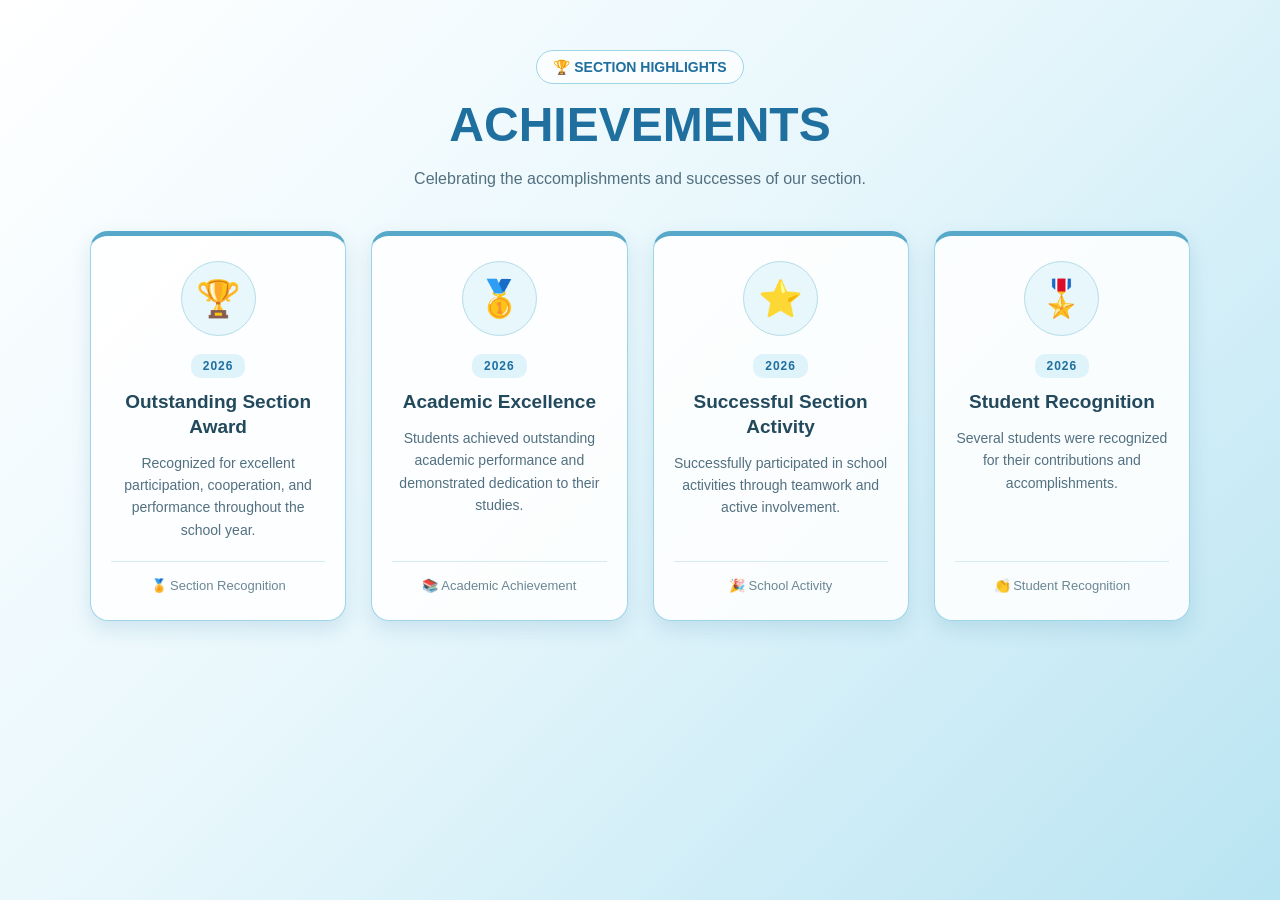
<file: achievement.html>
<!DOCTYPE html>
<html lang="en">

<head>
    <meta charset="UTF-8">
    <meta name="viewport" content="width=device-width, initial-scale=1.0">

    <title>Achievements</title>

    <link rel="stylesheet" href="achievement.css">
</head>

<body>

<section class="achievements" id="achievements">

    <!-- HEADER -->
    <div class="achievement-header">

        <div>

            <span class="achievement-label">
                🏆 SECTION HIGHLIGHTS
            </span>

            <h2>ACHIEVEMENTS</h2>

            <p>
                Celebrating the accomplishments and successes of our section.
            </p>

        </div>

    </div>


    <!-- ACHIEVEMENT GRID -->
    <div class="achievement-grid">


        <!-- ACHIEVEMENT 1 -->
        <article class="achievement-card">

            <div class="achievement-icon">
                🏆
            </div>

            <div class="achievement-content">

                <span class="achievement-year">
                    2026
                </span>

                <h3>
                    Outstanding Section Award
                </h3>

                <p>
                    Recognized for excellent participation,
                    cooperation, and performance throughout the
                    school year.
                </p>

                <div class="achievement-footer">

                    <span>
                        🏅 Section Recognition
                    </span>

                </div>

            </div>

        </article>


        <!-- ACHIEVEMENT 2 -->
        <article class="achievement-card">

            <div class="achievement-icon">
                🥇
            </div>

            <div class="achievement-content">

                <span class="achievement-year">
                    2026
                </span>

                <h3>
                    Academic Excellence
                </h3>

                <p>
                    Students achieved outstanding academic performance
                    and demonstrated dedication to their studies.
                </p>

                <div class="achievement-footer">

                    <span>
                        📚 Academic Achievement
                    </span>

                </div>

            </div>

        </article>


        <!-- ACHIEVEMENT 3 -->
        <article class="achievement-card">

            <div class="achievement-icon">
                ⭐
            </div>

            <div class="achievement-content">

                <span class="achievement-year">
                    2026
                </span>

                <h3>
                    Successful Section Activity
                </h3>

                <p>
                    Successfully participated in school activities
                    through teamwork and active involvement.
                </p>

                <div class="achievement-footer">

                    <span>
                        🎉 School Activity
                    </span>

                </div>

            </div>

        </article>


        <!-- ACHIEVEMENT 4 -->
        <article class="achievement-card">

            <div class="achievement-icon">
                🎖️
            </div>

            <div class="achievement-content">

                <span class="achievement-year">
                    2026
                </span>

                <h3>
                    Student Recognition
                </h3>

                <p>
                    Several students were recognized for their
                    contributions and accomplishments.
                </p>

                <div class="achievement-footer">

                    <span>
                        👏 Student Recognition
                    </span>

                </div>

            </div>

        </article>


    </div>

</section>

</body>
</html>
</file>
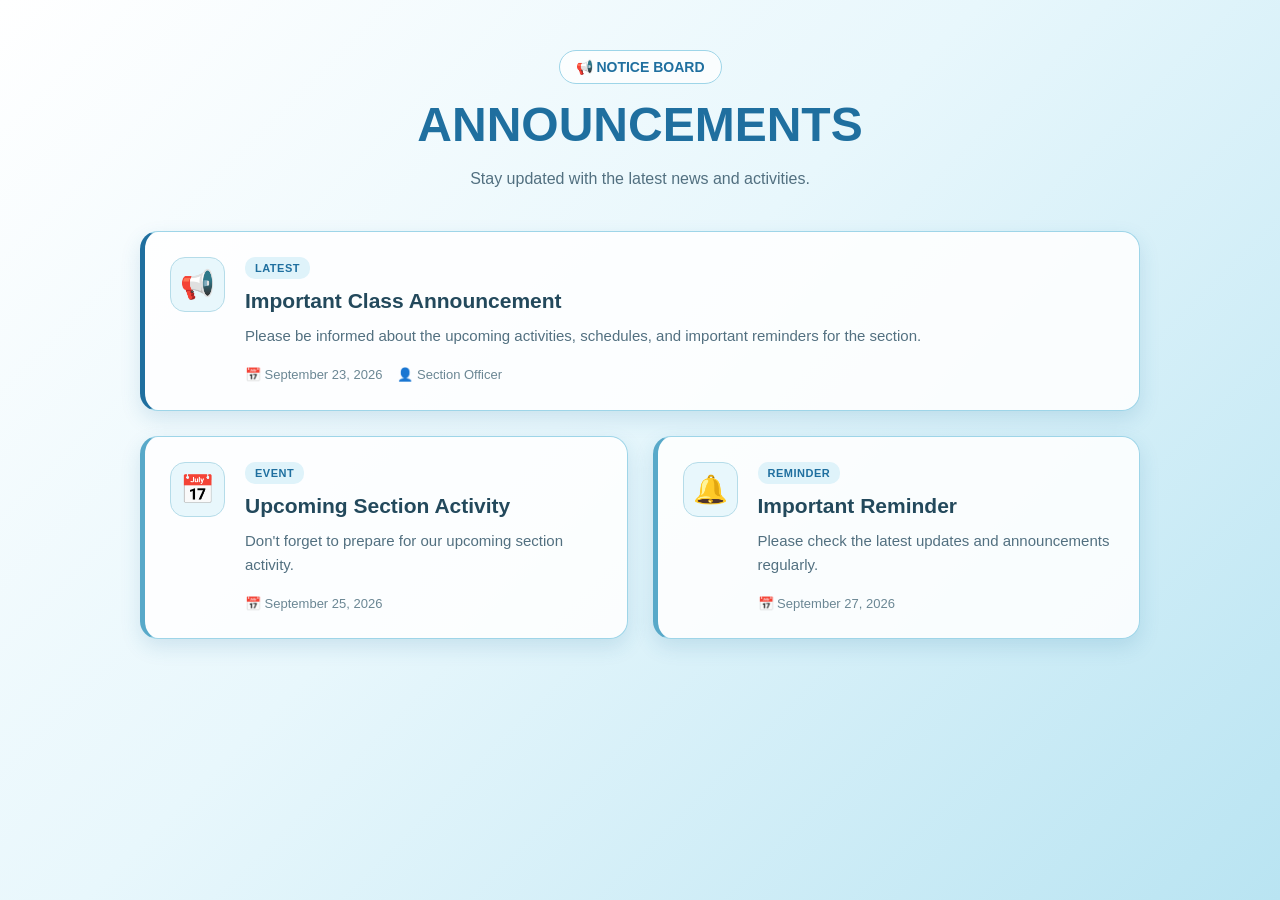
<file: announcements.html>
<!DOCTYPE html>
<html lang="en">

<head>
    <meta charset="UTF-8">
    <meta name="viewport" content="width=device-width, initial-scale=1.0">

    <title>Announcements</title>

    <link rel="stylesheet" href="announcement.css">
</head>

<body>

<section class="announcements" id="announcements">

    <!-- HEADER -->
    <div class="announcement-header">

        <div>

            <span class="announcement-label">
                📢 NOTICE BOARD
            </span>

            <h2>ANNOUNCEMENTS</h2>

            <p>
                Stay updated with the latest news and activities.
            </p>

        </div>

    </div>


    <!-- ANNOUNCEMENT LIST -->
    <div class="announcement-list">


        <!-- LATEST ANNOUNCEMENT -->
        <article class="announcement-card featured">

            <div class="announcement-icon">
                📢
            </div>

            <div class="announcement-content">

                <span class="announcement-tag">
                    LATEST
                </span>

                <h3>
                    Important Class Announcement
                </h3>

                <p>
                    Please be informed about the upcoming activities,
                    schedules, and important reminders for the section.
                </p>

                <div class="announcement-footer">

                    <span>
                        📅 September 23, 2026
                    </span>

                    <span>
                        👤 Section Officer
                    </span>

                </div>

            </div>

        </article>


        <!-- ANNOUNCEMENT 2 -->
        <article class="announcement-card">

            <div class="announcement-icon">
                📅
            </div>

            <div class="announcement-content">

                <span class="announcement-tag">
                    EVENT
                </span>

                <h3>
                    Upcoming Section Activity
                </h3>

                <p>
                    Don't forget to prepare for our upcoming section activity.
                </p>

                <div class="announcement-footer">

                    <span>
                        📅 September 25, 2026
                    </span>

                </div>

            </div>

        </article>


        <!-- ANNOUNCEMENT 3 -->
        <article class="announcement-card">

            <div class="announcement-icon">
                🔔
            </div>

            <div class="announcement-content">

                <span class="announcement-tag">
                    REMINDER
                </span>

                <h3>
                    Important Reminder
                </h3>

                <p>
                    Please check the latest updates and announcements regularly.
                </p>

                <div class="announcement-footer">

                    <span>
                        📅 September 27, 2026
                    </span>

                </div>

            </div>

        </article>


    </div>

</section>

</body>
</html>
</file>
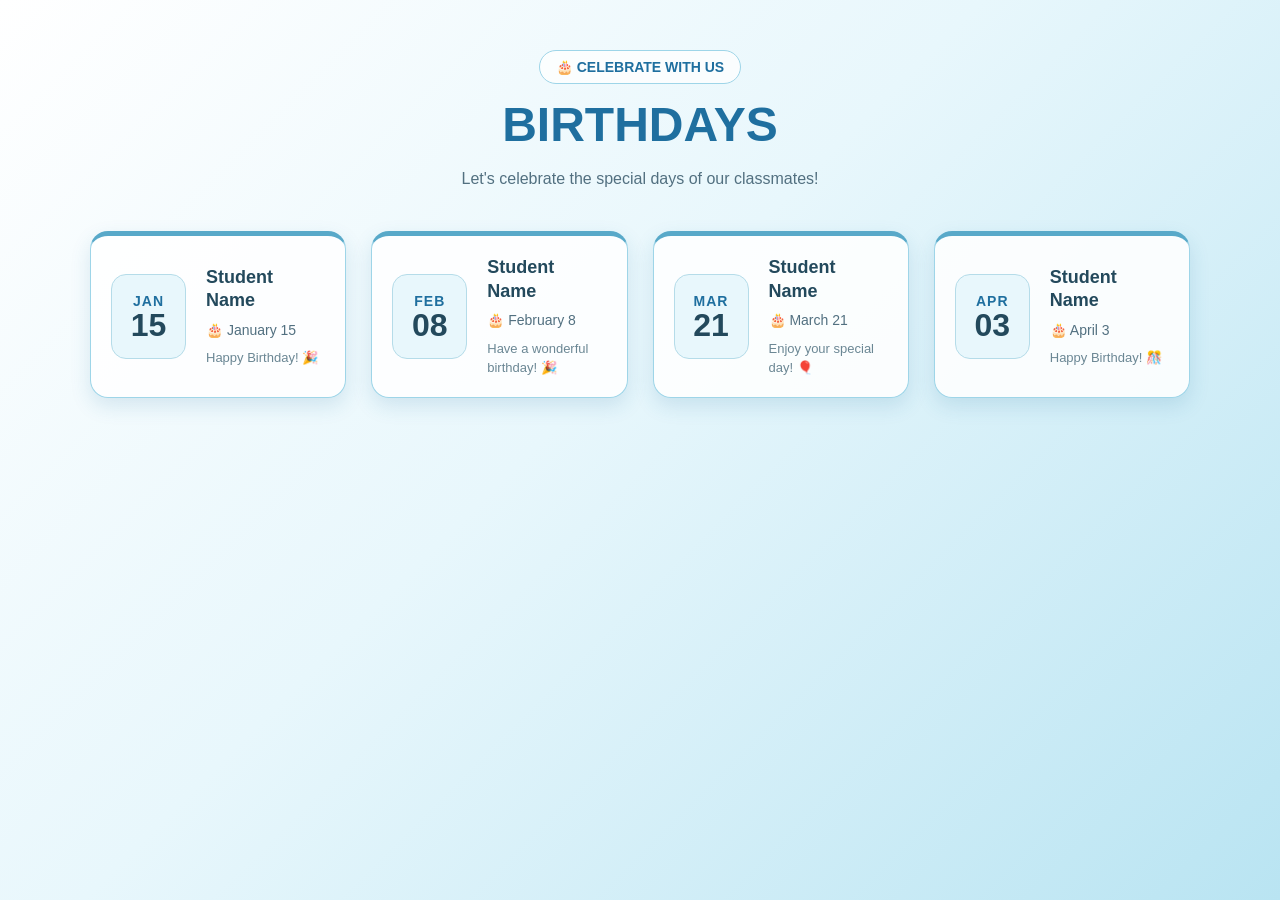
<file: birthdays.html>
<!DOCTYPE html>
<html lang="en">

<head>
    <meta charset="UTF-8">
    <meta name="viewport" content="width=device-width, initial-scale=1.0">

    <title>Birthdays</title>

    <link rel="stylesheet" href="birthday.css">
</head>

<body>

<section class="birthdays" id="birthdays">

    <!-- HEADER -->
    <div class="birthday-header">

        <div>

            <span class="birthday-label">
                🎂 CELEBRATE WITH US
            </span>

            <h2>BIRTHDAYS</h2>

            <p>
                Let's celebrate the special days of our classmates!
            </p>

        </div>

    </div>


    <!-- BIRTHDAY GRID -->
    <div class="birthday-grid">


        <!-- BIRTHDAY 1 -->
        <div class="birthday-card">

            <div class="birthday-date">

                <span class="birthday-month">
                    JAN
                </span>

                <strong>
                    15
                </strong>

            </div>


            <div class="birthday-info">

                <h3>
                    Student Name
                </h3>

                <p>
                    🎂 January 15
                </p>

                <span>
                    Happy Birthday! 🎉
                </span>

            </div>

        </div>


        <!-- BIRTHDAY 2 -->
        <div class="birthday-card">

            <div class="birthday-date">

                <span class="birthday-month">
                    FEB
                </span>

                <strong>
                    08
                </strong>

            </div>


            <div class="birthday-info">

                <h3>
                    Student Name
                </h3>

                <p>
                    🎂 February 8
                </p>

                <span>
                    Have a wonderful birthday! 🎉
                </span>

            </div>

        </div>


        <!-- BIRTHDAY 3 -->
        <div class="birthday-card">

            <div class="birthday-date">

                <span class="birthday-month">
                    MAR
                </span>

                <strong>
                    21
                </strong>

            </div>


            <div class="birthday-info">

                <h3>
                    Student Name
                </h3>

                <p>
                    🎂 March 21
                </p>

                <span>
                    Enjoy your special day! 🎈
                </span>

            </div>

        </div>


        <!-- BIRTHDAY 4 -->
        <div class="birthday-card">

            <div class="birthday-date">

                <span class="birthday-month">
                    APR
                </span>

                <strong>
                    03
                </strong>

            </div>


            <div class="birthday-info">

                <h3>
                    Student Name
                </h3>

                <p>
                    🎂 April 3
                </p>

                <span>
                    Happy Birthday! 🎊
                </span>

            </div>

        </div>


    </div>

</section>

</body>
</html>
</file>
<file: achievement.css>
/* ========================================
   RESET
======================================== */

* {
    box-sizing: border-box;
}

html {
    scroll-behavior: smooth;
}

body {
    margin: 0;

    font-family: Arial, Helvetica, sans-serif;

    background: linear-gradient(
        135deg,
        #ffffff 0%,
        #e8f7fc 45%,
        #b9e4f2 100%
    );

    color: #1e3a4c;

    min-height: 100vh;
}


/* ========================================
   ACHIEVEMENTS SECTION
======================================== */

.achievements {
    width: 100%;

    min-height: 100vh;

    padding: 50px 30px 70px;
}


/* ========================================
   HEADER
======================================== */

.achievement-header {
    width: 100%;

    max-width: 1100px;

    margin: 0 auto 40px;

    text-align: center;
}


/* Label */

.achievement-label {
    display: inline-block;

    padding: 8px 16px;

    margin-bottom: 12px;

    background: rgba(255, 255, 255, 0.75);

    border: 1px solid #9ed5e8;

    border-radius: 20px;

    color: #1f6f9f;

    font-size: 14px;

    font-weight: 600;
}


/* Main title */

.achievement-header h2 {
    margin: 0 0 12px;

    color: #1f6f9f;

    font-size: clamp(32px, 5vw, 48px);

    font-weight: 700;

    line-height: 1.2;
}


/* Description */

.achievement-header p {
    margin: 0 auto;

    max-width: 650px;

    color: #527080;

    font-size: 16px;

    line-height: 1.6;
}


/* ========================================
   ACHIEVEMENT GRID
======================================== */

.achievement-grid {
    width: 100%;

    max-width: 1100px;

    margin: 0 auto;

    display: grid;

    grid-template-columns: repeat(4, minmax(0, 1fr));

    gap: 25px;
}


/* ========================================
   ACHIEVEMENT CARD
======================================== */

.achievement-card {
    width: 100%;

    min-width: 0;

    display: flex;

    flex-direction: column;

    align-items: center;

    text-align: center;

    padding: 25px 20px;

    background: rgba(255, 255, 255, 0.88);

    border: 1px solid #9ed5e8;

    border-top: 5px solid #58a9c9;

    border-radius: 18px;

    box-shadow: 0 8px 20px rgba(31, 111, 159, 0.15);

    transition:
        transform 0.3s ease,
        box-shadow 0.3s ease,
        background 0.3s ease;
}


/* ========================================
   ICON
======================================== */

.achievement-icon {
    width: 75px;

    height: 75px;

    display: flex;

    align-items: center;

    justify-content: center;

    margin-bottom: 18px;

    background: #e8f7fc;

    border: 1px solid #b5dce9;

    border-radius: 50%;

    font-size: 36px;
}


/* ========================================
   CONTENT
======================================== */

.achievement-content {
    width: 100%;

    min-width: 0;

    flex: 1;

    display: flex;

    flex-direction: column;

    align-items: center;
}


/* Year */

.achievement-year {
    display: inline-block;

    padding: 5px 12px;

    margin-bottom: 12px;

    background: #dff3fa;

    border-radius: 10px;

    color: #1f6f9f;

    font-size: 12px;

    font-weight: 700;

    letter-spacing: 1px;
}


/* Achievement title */

.achievement-content h3 {
    margin: 0 0 12px;

    color: #23495c;

    font-size: 19px;

    line-height: 1.3;

    overflow-wrap: anywhere;
}


/* Description */

.achievement-content p {
    margin: 0 0 20px;

    color: #527080;

    font-size: 14px;

    line-height: 1.6;

    overflow-wrap: anywhere;
}


/* ========================================
   FOOTER
======================================== */

.achievement-footer {
    width: 100%;

    margin-top: auto;

    padding-top: 15px;

    border-top: 1px solid #d5eaf1;

    color: #6b8794;

    font-size: 13px;

    line-height: 1.4;
}


/* ========================================
   HOVER
======================================== */

.achievement-card:hover {
    transform: translateY(-7px);

    background: #ffffff;

    box-shadow: 0 14px 28px rgba(31, 111, 159, 0.25);
}


/* Make icon slightly bigger on hover */

.achievement-card:hover .achievement-icon {
    transform: scale(1.05);
}


/* ========================================
   LARGE TABLET
======================================== */

@media (max-width: 1000px) {

    .achievements {
        padding: 45px 25px 60px;
    }

    .achievement-grid {
        grid-template-columns: repeat(2, minmax(0, 1fr));

        gap: 20px;
    }

}


/* ========================================
   TABLET
======================================== */

@media (max-width: 650px) {

    .achievements {
        padding: 40px 20px 50px;
    }

    .achievement-header {
        margin-bottom: 30px;
    }

    .achievement-card {
        padding: 22px 18px;
    }

    .achievement-content h3 {
        font-size: 18px;
    }

}


/* ========================================
   MOBILE
======================================== */

@media (max-width: 500px) {

    .achievements {
        padding: 30px 15px 45px;
    }


    .achievement-label {
        font-size: 13px;

        padding: 7px 13px;
    }


    .achievement-header h2 {
        font-size: 32px;
    }


    .achievement-header p {
        font-size: 14px;
    }


    /* One card per row */

    .achievement-grid {
        grid-template-columns: 1fr;

        gap: 18px;
    }


    .achievement-card {
        max-width: 400px;

        margin: 0 auto;

        padding: 25px 20px;
    }


    .achievement-icon {
        width: 70px;

        height: 70px;

        font-size: 32px;
    }


    .achievement-content h3 {
        font-size: 19px;
    }


    .achievement-content p {
        font-size: 14px;
    }

}


/* ========================================
   VERY SMALL PHONES
======================================== */

@media (max-width: 350px) {

    .achievements {
        padding-left: 10px;

        padding-right: 10px;
    }


    .achievement-header h2 {
        font-size: 28px;
    }


    .achievement-header p {
        font-size: 13px;
    }


    .achievement-card {
        padding: 20px 15px;
    }


    .achievement-icon {
        width: 62px;

        height: 62px;

        font-size: 28px;
    }

}
</file>
<file: announcement.css>
/* ========================================
   RESET
======================================== */

* {
    box-sizing: border-box;
}

html {
    scroll-behavior: smooth;
}

body {
    margin: 0;

    font-family: Arial, Helvetica, sans-serif;

    background: linear-gradient(
        135deg,
        #ffffff 0%,
        #e8f7fc 45%,
        #b9e4f2 100%
    );

    color: #1e3a4c;

    min-height: 100vh;
}


/* ========================================
   ANNOUNCEMENTS SECTION
======================================== */

.announcements {
    width: 100%;

    min-height: 100vh;

    padding: 50px 30px 70px;
}


/* ========================================
   HEADER
======================================== */

.announcement-header {
    width: 100%;

    max-width: 1000px;

    margin: 0 auto 40px;

    text-align: center;
}


/* Notice board label */

.announcement-label {
    display: inline-block;

    padding: 8px 16px;

    margin-bottom: 12px;

    background: rgba(255, 255, 255, 0.75);

    border: 1px solid #9ed5e8;

    border-radius: 20px;

    color: #1f6f9f;

    font-size: 14px;

    font-weight: 600;
}


/* Main title */

.announcement-header h2 {
    margin: 0 0 12px;

    color: #1f6f9f;

    font-size: clamp(32px, 5vw, 48px);

    font-weight: 700;

    line-height: 1.2;
}


/* Description */

.announcement-header p {
    margin: 0 auto;

    max-width: 650px;

    color: #527080;

    font-size: 16px;

    line-height: 1.6;
}


/* ========================================
   ANNOUNCEMENT LIST
======================================== */

.announcement-list {
    width: 100%;

    max-width: 1000px;

    margin: 0 auto;

    display: grid;

    grid-template-columns: repeat(2, minmax(0, 1fr));

    gap: 25px;
}


/* ========================================
   ANNOUNCEMENT CARD
======================================== */

.announcement-card {
    width: 100%;

    min-width: 0;

    display: flex;

    align-items: flex-start;

    gap: 20px;

    padding: 25px;

    background: rgba(255, 255, 255, 0.88);

    border: 1px solid #9ed5e8;

    border-left: 5px solid #58a9c9;

    border-radius: 18px;

    box-shadow: 0 8px 20px rgba(31, 111, 159, 0.15);

    transition:
        transform 0.3s ease,
        box-shadow 0.3s ease,
        background 0.3s ease;
}


/* Featured announcement */

.announcement-card.featured {
    grid-column: 1 / -1;

    border-left: 5px solid #1f6f9f;
}


/* ========================================
   ICON
======================================== */

.announcement-icon {
    width: 55px;

    height: 55px;

    flex-shrink: 0;

    display: flex;

    align-items: center;

    justify-content: center;

    background: #e8f7fc;

    border: 1px solid #b5dce9;

    border-radius: 15px;

    font-size: 28px;
}


/* ========================================
   CONTENT
======================================== */

.announcement-content {
    min-width: 0;

    flex: 1;
}


/* Tag */

.announcement-tag {
    display: inline-block;

    padding: 5px 10px;

    margin-bottom: 8px;

    background: #dff3fa;

    border-radius: 10px;

    color: #1f6f9f;

    font-size: 11px;

    font-weight: 700;

    letter-spacing: 0.5px;
}


/* Announcement title */

.announcement-content h3 {
    margin: 0 0 10px;

    color: #23495c;

    font-size: 21px;

    line-height: 1.3;
}


/* Announcement description */

.announcement-content p {
    margin: 0 0 18px;

    color: #527080;

    font-size: 15px;

    line-height: 1.6;
}


/* ========================================
   FOOTER
======================================== */

.announcement-footer {
    display: flex;

    flex-wrap: wrap;

    gap: 15px;

    color: #6b8794;

    font-size: 13px;

    line-height: 1.4;
}


/* ========================================
   HOVER
======================================== */

.announcement-card:hover {
    transform: translateY(-6px);

    background: #ffffff;

    box-shadow: 0 14px 28px rgba(31, 111, 159, 0.25);
}


/* ========================================
   LARGE TABLET
======================================== */

@media (max-width: 900px) {

    .announcements {
        padding: 40px 25px 60px;
    }

    .announcement-list {
        grid-template-columns: 1fr;
    }

    .announcement-card.featured {
        grid-column: auto;
    }

}


/* ========================================
   TABLET
======================================== */

@media (max-width: 650px) {

    .announcements {
        padding: 35px 20px 50px;
    }

    .announcement-header {
        margin-bottom: 30px;
    }

    .announcement-card {
        padding: 20px;

        gap: 15px;
    }

    .announcement-content h3 {
        font-size: 19px;
    }

}


/* ========================================
   MOBILE
======================================== */

@media (max-width: 500px) {

    .announcements {
        padding: 30px 15px 45px;
    }

    .announcement-label {
        font-size: 13px;

        padding: 7px 13px;
    }

    .announcement-header h2 {
        font-size: 32px;
    }

    .announcement-header p {
        font-size: 14px;
    }


    /* Stack icon above content */

    .announcement-card {
        flex-direction: column;

        align-items: stretch;

        padding: 20px;

        gap: 15px;
    }


    .announcement-icon {
        width: 50px;

        height: 50px;

        font-size: 24px;
    }


    .announcement-content h3 {
        font-size: 18px;
    }


    .announcement-content p {
        font-size: 14px;
    }


    .announcement-footer {
        flex-direction: column;

        gap: 6px;

        font-size: 12px;
    }

}


/* ========================================
   VERY SMALL PHONES
======================================== */

@media (max-width: 350px) {

    .announcements {
        padding-left: 10px;

        padding-right: 10px;
    }

    .announcement-header h2 {
        font-size: 28px;
    }

    .announcement-header p {
        font-size: 13px;
    }

    .announcement-card {
        padding: 16px;
    }

}
</file>
<file: birthday.css>
/* ========================================
   RESET
======================================== */

* {
    box-sizing: border-box;
}

html {
    scroll-behavior: smooth;
}

body {
    margin: 0;

    font-family: Arial, Helvetica, sans-serif;

    background: linear-gradient(
        135deg,
        #ffffff 0%,
        #e8f7fc 45%,
        #b9e4f2 100%
    );

    color: #1e3a4c;

    min-height: 100vh;
}


/* ========================================
   BIRTHDAY SECTION
======================================== */

.birthdays {
    width: 100%;

    min-height: 100vh;

    padding: 50px 30px 70px;
}


/* ========================================
   HEADER
======================================== */

.birthday-header {
    width: 100%;

    max-width: 1100px;

    margin: 0 auto 40px;

    text-align: center;
}


/* Birthday label */

.birthday-label {
    display: inline-block;

    padding: 8px 16px;

    margin-bottom: 12px;

    background: rgba(255, 255, 255, 0.75);

    border: 1px solid #9ed5e8;

    border-radius: 20px;

    color: #1f6f9f;

    font-size: 14px;

    font-weight: 600;
}


/* Main title */

.birthday-header h2 {
    margin: 0 0 12px;

    color: #1f6f9f;

    font-size: clamp(32px, 5vw, 48px);

    font-weight: 700;

    line-height: 1.2;
}


/* Description */

.birthday-header p {
    margin: 0 auto;

    max-width: 650px;

    color: #527080;

    font-size: 16px;

    line-height: 1.6;
}


/* ========================================
   BIRTHDAY GRID
======================================== */

.birthday-grid {
    width: 100%;

    max-width: 1100px;

    margin: 0 auto;

    display: grid;

    grid-template-columns: repeat(4, minmax(0, 1fr));

    gap: 25px;
}


/* ========================================
   BIRTHDAY CARD
======================================== */

.birthday-card {
    width: 100%;

    min-width: 0;

    display: flex;

    align-items: center;

    gap: 20px;

    padding: 20px;

    background: rgba(255, 255, 255, 0.88);

    border: 1px solid #9ed5e8;

    border-top: 5px solid #58a9c9;

    border-radius: 18px;

    box-shadow: 0 8px 20px rgba(31, 111, 159, 0.15);

    transition:
        transform 0.3s ease,
        box-shadow 0.3s ease,
        background 0.3s ease;
}


/* ========================================
   DATE BOX
======================================== */

.birthday-date {
    width: 75px;

    min-width: 75px;

    height: 85px;

    display: flex;

    flex-direction: column;

    align-items: center;

    justify-content: center;

    background: #e8f7fc;

    border: 1px solid #b5dce9;

    border-radius: 15px;

    text-align: center;
}


/* Month */

.birthday-month {
    color: #1f6f9f;

    font-size: 14px;

    font-weight: 700;

    letter-spacing: 1px;
}


/* Day */

.birthday-date strong {
    color: #23495c;

    font-size: 32px;

    line-height: 1;
}


/* ========================================
   BIRTHDAY INFORMATION
======================================== */

.birthday-info {
    min-width: 0;

    flex: 1;
}


/* Student name */

.birthday-info h3 {
    margin: 0 0 8px;

    color: #23495c;

    font-size: 18px;

    font-weight: 700;

    line-height: 1.3;

    overflow-wrap: anywhere;
}


/* Birthday date */

.birthday-info p {
    margin: 0 0 8px;

    color: #527080;

    font-size: 14px;

    line-height: 1.4;
}


/* Birthday message */

.birthday-info span {
    color: #6b8794;

    font-size: 13px;

    line-height: 1.4;
}


/* ========================================
   HOVER
======================================== */

.birthday-card:hover {
    transform: translateY(-6px);

    background: #ffffff;

    box-shadow: 0 14px 28px rgba(31, 111, 159, 0.25);
}


/* ========================================
   LARGE TABLET
======================================== */

@media (max-width: 1050px) {

    .birthdays {
        padding: 45px 25px 60px;
    }

    .birthday-grid {
        grid-template-columns: repeat(2, minmax(0, 1fr));

        gap: 20px;
    }

}


/* ========================================
   TABLET
======================================== */

@media (max-width: 700px) {

    .birthdays {
        padding: 40px 20px 50px;
    }

    .birthday-header {
        margin-bottom: 30px;
    }

    .birthday-card {
        padding: 18px;

        gap: 15px;
    }

}


/* ========================================
   MOBILE
======================================== */

@media (max-width: 500px) {

    .birthdays {
        padding: 30px 15px 45px;
    }


    .birthday-label {
        font-size: 13px;

        padding: 7px 13px;
    }


    .birthday-header h2 {
        font-size: 32px;
    }


    .birthday-header p {
        font-size: 14px;
    }


    /* One card per row */

    .birthday-grid {
        grid-template-columns: 1fr;

        gap: 18px;
    }


    .birthday-card {
        padding: 18px;

        gap: 15px;
    }


    .birthday-date {
        width: 70px;

        min-width: 70px;

        height: 80px;
    }


    .birthday-date strong {
        font-size: 30px;
    }


    .birthday-info h3 {
        font-size: 18px;
    }


    .birthday-info p {
        font-size: 13px;
    }


    .birthday-info span {
        font-size: 12px;
    }

}


/* ========================================
   VERY SMALL PHONES
======================================== */

@media (max-width: 350px) {

    .birthdays {
        padding-left: 10px;

        padding-right: 10px;
    }


    .birthday-header h2 {
        font-size: 28px;
    }


    .birthday-header p {
        font-size: 13px;
    }


    .birthday-card {
        padding: 15px;

        gap: 12px;
    }


    .birthday-date {
        width: 62px;

        min-width: 62px;

        height: 72px;
    }


    .birthday-date strong {
        font-size: 27px;
    }

}
</file>
